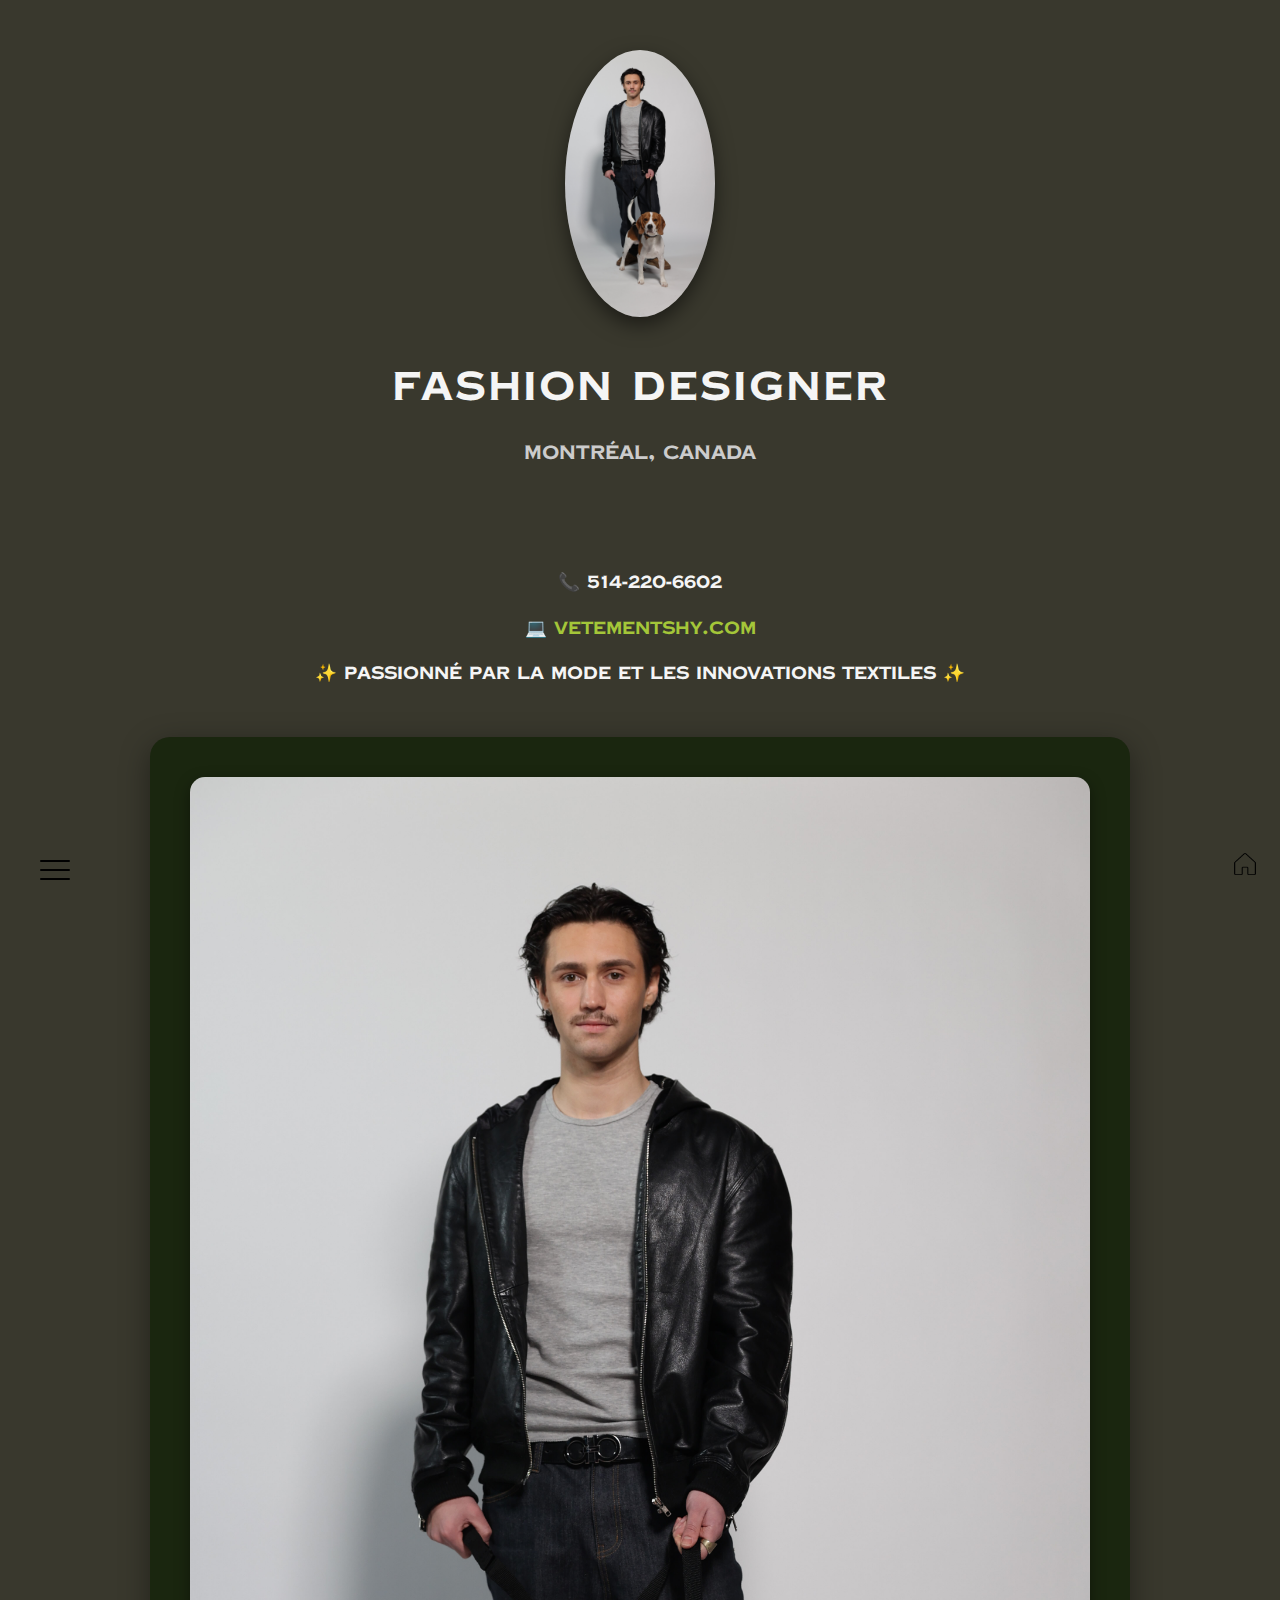
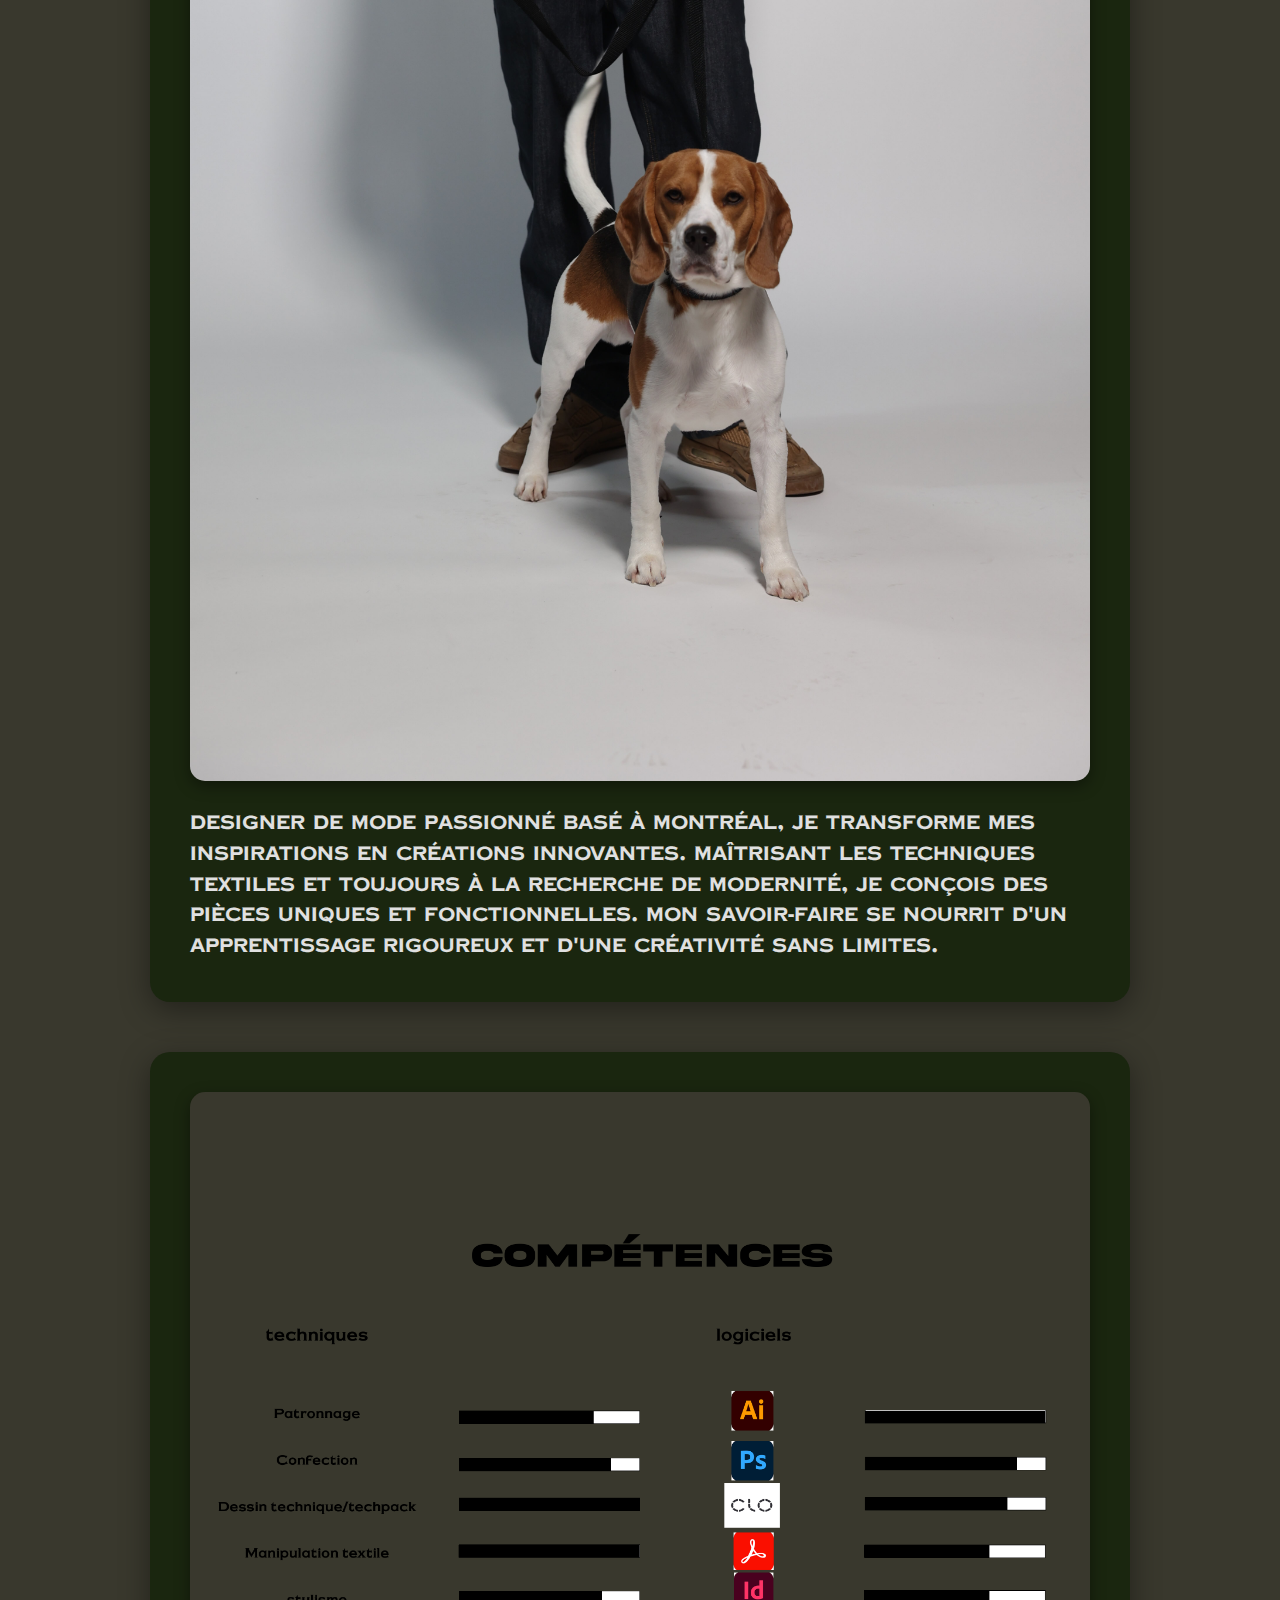
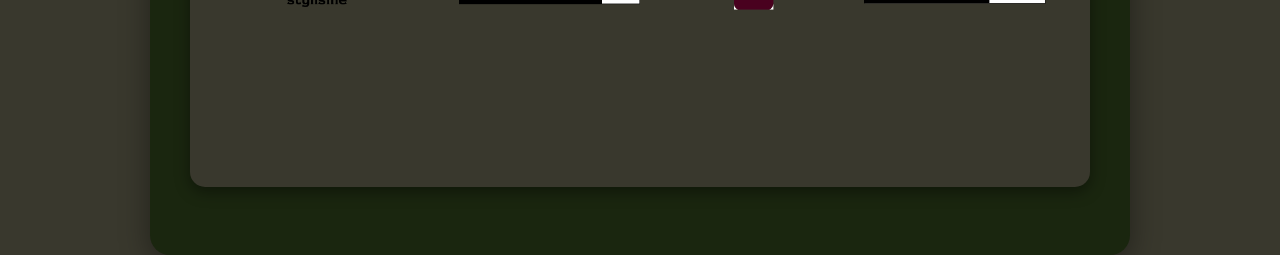
<file: about.html>
<!DOCTYPE html>
<html lang="fr">
  <head>
    <meta charset="UTF-8" />
    <meta name="viewport" content="width=device-width, initial-scale=1.0" />
    <title>Portfolio Mathis Dufour</title>
    <style>
      @font-face {
        font-family: "akira expanded";
        src: url("Fonts/Akira Expanded Demo.otf") format("opentype");
        font-weight: normal;
        font-style: normal;
      }
      @font-face {
        font-family: "copperplate";
        src: url("Fonts/CopperplateCC-Bold.otf") format("opentype");
        font-weight: normal;
        font-style: normal;
      }
      html,
      body {
        height: 100%;
        margin: 0;
        padding: 0;
      }
      body {
        font-family: "Helvetica Neue", sans-serif;
        background-color: #39382d;
        color: #f5f5f5;
        line-height: 1.6;
        padding-bottom: 100px;
      }
      header {
        text-align: center;
        padding: 50px 20px;
        background-color: #39382d;
      }
      header img {
        width: 150px;
        border-radius: 50%;
        box-shadow: 0 8px 20px rgba(0, 0, 0, 0.5);
        margin-bottom: 20px;
      }
      header h1 {
        font-size: 2.5rem;
        margin: 10px 0;
        letter-spacing: 2px;
        font-family: "copperplate";
      }
      header p {
        font-size: 1.2rem;
        color: #cccccc;
        font-family: "copperplate";
      }
      .infos {
        text-align: center;
        margin: 30px 0;
        font-size: 1.1rem;
        font-family: "copperplate";
      }
      .infos a {
        color: #a4c639;
        text-decoration: none;
        font-weight: bold;
        font-family: "copperplate";
      }
      .infos a:hover {
        text-decoration: underline;
      }
      .section {
        max-width: 900px;
        margin: 50px auto;
        background: #1a260f;
        padding: 40px;
        border-radius: 20px;
        box-shadow: 0 8px 30px rgba(0, 0, 0, 0.4);
      }
      .section img {
        width: 100%;
        border-radius: 15px;
        margin-bottom: 20px;
        box-shadow: 0 5px 15px rgba(0, 0, 0, 0.4);
      }
      .section .caption {
        font-size: 1.2rem;
        font-family: "copperplate";
        color: #e0e0e0;
      }
      .footer {
        position: fixed;
        bottom: 0;
        left: 0;
        width: 100%;
        background-color: rgba(0, 0, 0, 0);
        color: white;
        padding: 10px 20px;
        font-size: 1.5rem;
        z-index: 10;
        display: flex;
        justify-content: flex-start;
      }
      .dropdown {
        position: relative;
        display: inline-block;
        width: auto;
      }
      .dropbtn {
        background-color: transparent;
        color: rgb(0, 0, 0);
        padding: 10px 20px;
        font-size: 1.5rem;
        border: none;
        cursor: pointer;
        border-radius: 5px;
        text-align: left;
        display: block;
        font-family: "Coppertone", sans-serif;
      }
      .dropdown-content {
        display: none;
        position: absolute;
        bottom: 30px;
        left: 0;
        background-color: transparent;
        min-width: 160px;
        z-index: 1;
        font-family: "Coppertone", sans-serif;
      }
      .dropdown:hover .dropdown-content {
        display: block;
      }
      .dropdown-content a {
        color: rgb(0, 0, 0);
        text-decoration: none;
        display: block;
        font-size: 1.5rem;
        padding: 10px;
        font-family: "akira expanded", sans-serif;
      }
      .dropdown-content a:hover {
        color: rgb(120, 120, 120);
      }
      .back-to-top {
        position: absolute;
        right: 60px;
        top: 50%;
        transform: translateY(-50%);
        text-decoration: none;
      }
      .back-to-top img {
        width: 30px;
        height: 30px;
        cursor: pointer;
        box-shadow: none;
      }
      .back-to-top img:hover {
        transform: scale(1.2);
      }
      .hamburger-icon {
        display: flex;
        flex-direction: column;
        justify-content: space-between;
        width: 30px;
        height: 20px;
        background: transparent;
        border: none;
        cursor: pointer;
      }
      .line {
        height: 1.6px;
        background-color: #000;
        border-radius: 3px;
        width: 100%;
      }
      @media (max-width: 600px) {
        header h1 {
          font-size: 2rem;
        }
        .section {
          padding: 20px;
        }
      }
      .section:nth-of-type(2) img {
        background-color: #39382d;
      }
    </style>
  </head>
  <body>
    <header>
      <img src="879A4410.jpg" alt="Photo de moi" />
      <h1>Fashion Designer</h1>
      <p>Montréal, Canada</p>
    </header>
    <div class="infos">
      <p>📞 514-220-6602</p>
      <p>💻 <a href="https://vetementshy.com/" target="_blank">vetementshy.com</a></p>
      <p>✨ Passionné par la mode et les innovations textiles ✨</p>
    </div>
    <section class="section">
      <img src="879A4410.jpg" alt="Portrait" />
      <div class="caption">
        Designer de mode passionné basé à Montréal, je transforme mes inspirations en créations innovantes. Maîtrisant les techniques textiles et toujours à la recherche de
        modernité, je conçois des pièces uniques et fonctionnelles. Mon savoir-faire se nourrit d'un apprentissage rigoureux et d'une créativité sans limites.
      </div>
    </section>
    <section class="section">
      <img src="competence_copie.png" alt="Compétences" />
      <div class="caption"></div>
    </section>
    <div class="footer">
      <div class="dropdown">
        <button class="dropbtn">
          <div class="hamburger-icon">
            <span class="line"></span>
            <span class="line"></span>
            <span class="line"></span>
          </div>
        </button>
        <div class="dropdown-content">
          <a href="rabbitHole.html">Rabbit Hole</a>
          <a href="artefact.html">Artefact</a>
          <a href="other.html">Autre</a>
          <a href="about.html">Info</a>
        </div>
      </div>
      <a href="index.html" class="back-to-top">
        <img src="house-icon-md.png" alt="Back to Top" />
      </a>
    </div>
  </body>
</html>
</file>
